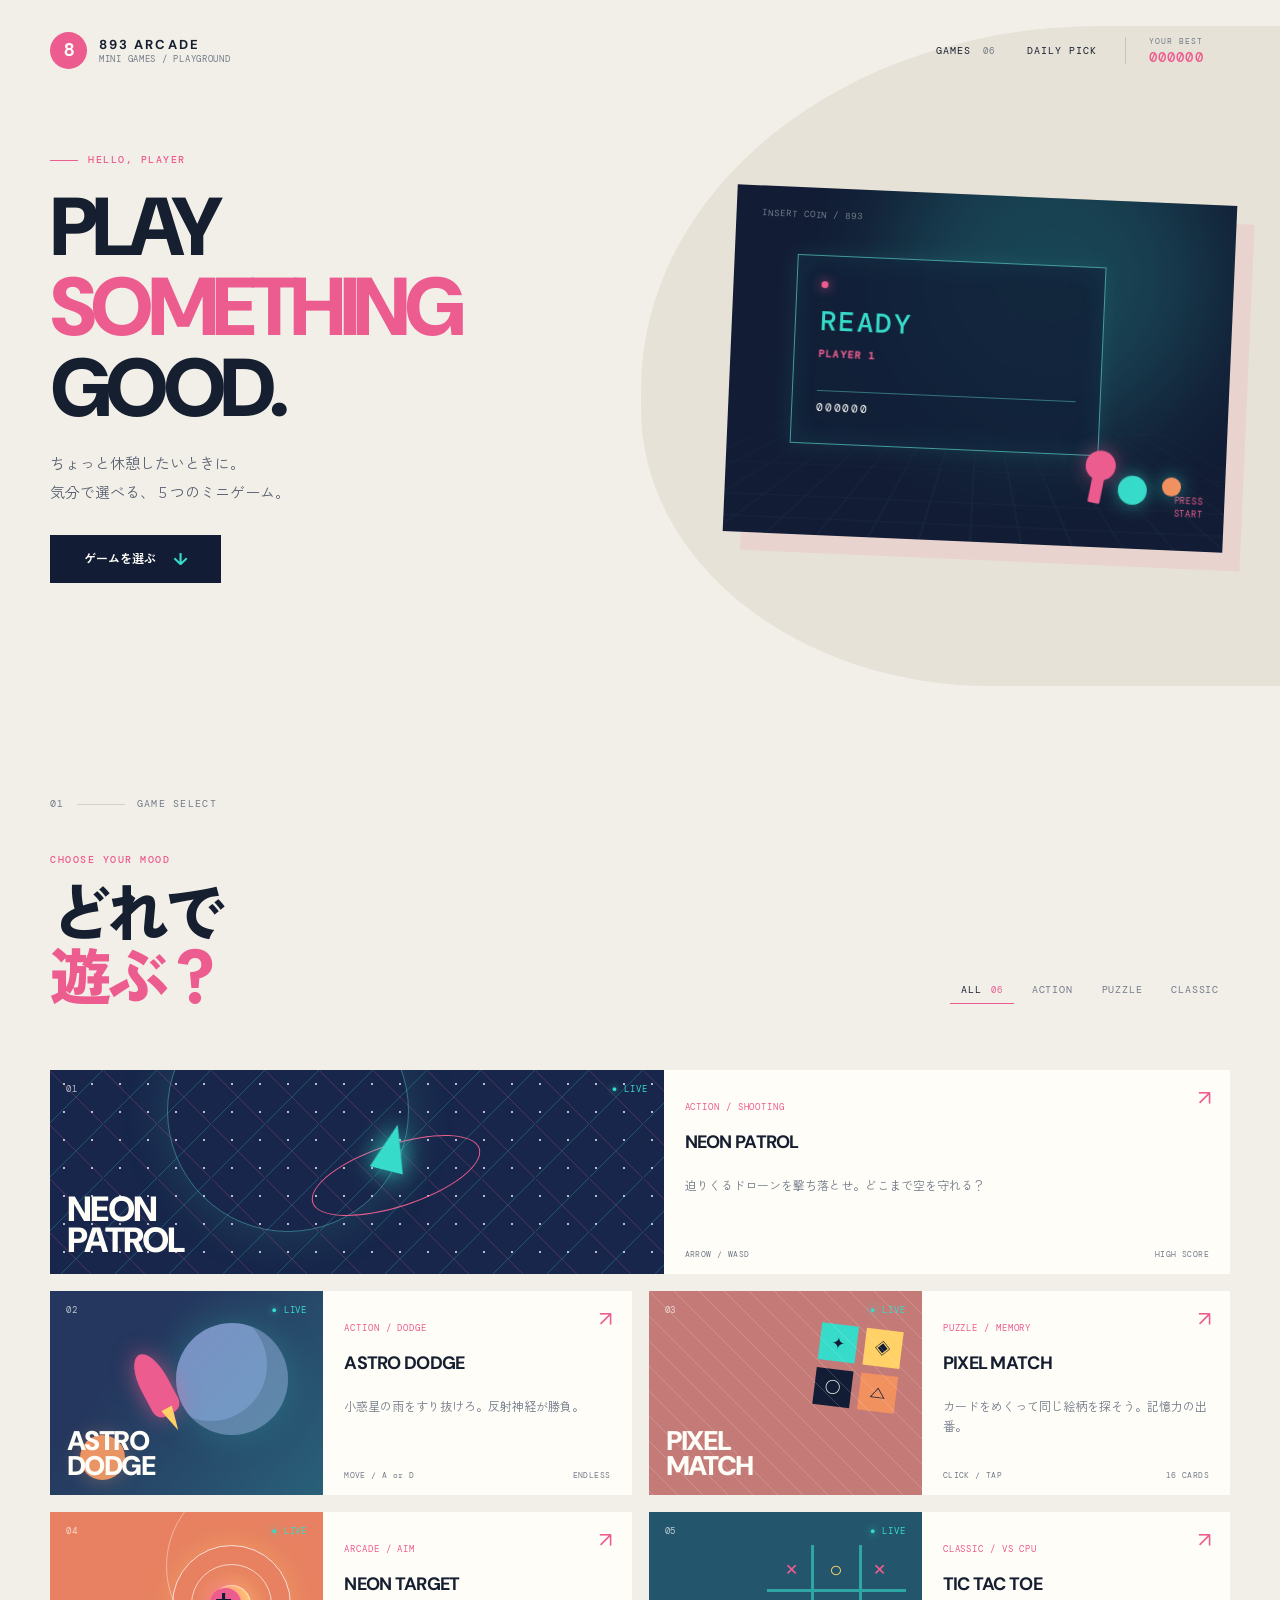
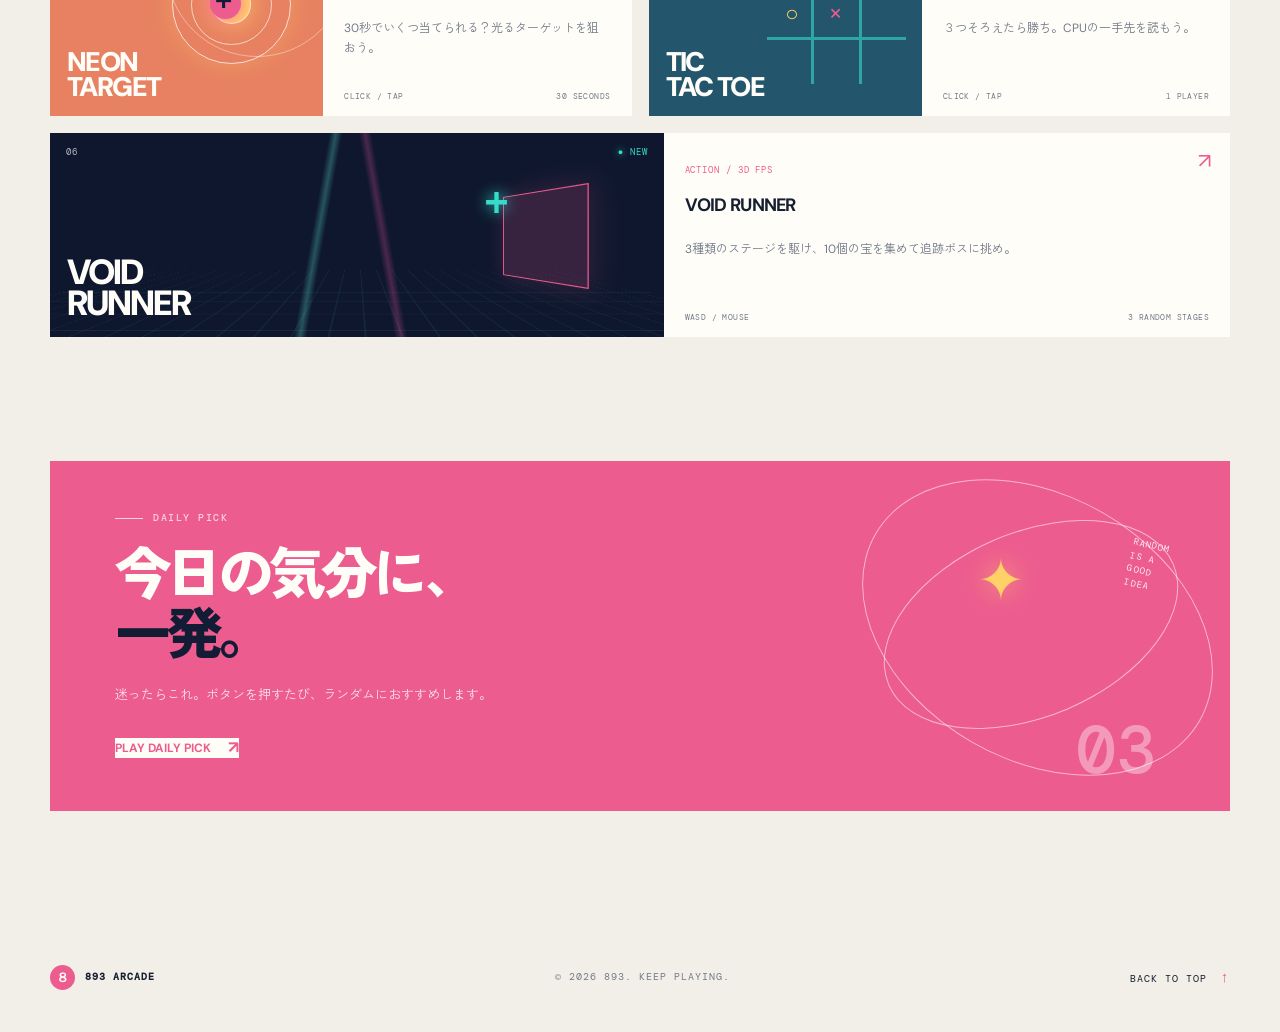
<file: index.html>
<!doctype html>
<html lang="ja">
  <head>
    <meta charset="UTF-8" />
    <meta name="viewport" content="width=device-width, initial-scale=1.0" />
    <meta name="description" content="８９３ ARCADE — すぐに遊べるミニゲームのゲームポータル。" />
    <title>893 ARCADE — Play Something Good</title>
    <link rel="stylesheet" href="portal.css" />
  </head>
  <body>
    <a class="skip-link" href="#games">ゲーム一覧へ移動</a>
    <div class="portal-shell">
      <header class="portal-header">
        <a class="portal-brand" href="#top" aria-label="893 ARCADE トップへ">
          <span class="brand-mark">８</span>
          <span class="brand-copy"><strong>893 ARCADE</strong><small>MINI GAMES / PLAYGROUND</small></span>
        </a>
        <nav class="portal-nav" aria-label="メインナビゲーション">
          <a href="#games">GAMES <span>06</span></a>
          <a href="#daily">DAILY PICK</a>
        </nav>
        <div class="header-score"><span>YOUR BEST</span><strong id="portalHighScore">000000</strong></div>
      </header>

      <main id="top">
        <section class="portal-hero">
          <div class="hero-copy">
            <p class="eyebrow"><span class="eyebrow-line"></span> HELLO, PLAYER</p>
            <h1>PLAY<br /><em>SOMETHING</em><br />GOOD.</h1>
            <p class="hero-lead">ちょっと休憩したいときに。<br />気分で選べる、５つのミニゲーム。</p>
            <a class="hero-button" href="#games">ゲームを選ぶ <span>↓</span></a>
          </div>
          <div class="hero-console" aria-hidden="true">
            <div class="console-glow"></div>
            <div class="console-grid"></div>
            <span class="console-label label-top">INSERT COIN / 893</span>
            <span class="console-label label-side">PRESS<br />START</span>
            <div class="console-screen"><span class="screen-dot"></span><span class="screen-title">READY<br /><b>PLAYER 1</b></span><span class="screen-line"></span><span class="screen-score">000000</span></div>
            <div class="console-controls"><span class="joystick"></span><span class="console-button"></span><span class="console-button small"></span></div>
          </div>
        </section>

        <section class="games-section" id="games" aria-labelledby="games-title">
          <div class="section-kicker"><span>01</span><i></i><span>GAME SELECT</span></div>
          <div class="section-heading-row">
            <div><p class="eyebrow">CHOOSE YOUR MOOD</p><h2 id="games-title">どれで<br /><em>遊ぶ？</em></h2></div>
            <div class="filter-bar" role="group" aria-label="ゲームのカテゴリで絞り込む">
              <button class="filter-button is-active" type="button" data-filter="all">ALL <span>06</span></button>
              <button class="filter-button" type="button" data-filter="action">ACTION</button>
              <button class="filter-button" type="button" data-filter="puzzle">PUZZLE</button>
              <button class="filter-button" type="button" data-filter="classic">CLASSIC</button>
            </div>
          </div>

          <div class="game-grid">
            <a class="game-card game-card-featured" data-category="action" href="game.html">
              <div class="game-thumb thumb-neon"><span class="thumb-number">01</span><span class="thumb-status">● LIVE</span><div class="thumb-stars"></div><div class="thumb-ship"></div><div class="thumb-orbit"></div><strong>NEON<br />PATROL</strong></div>
              <div class="card-copy"><div><span class="card-category">ACTION / SHOOTING</span><h3>NEON PATROL</h3></div><span class="card-arrow">↗</span><p>迫りくるドローンを撃ち落とせ。どこまで空を守れる？</p><div class="card-meta"><span>ARROW / WASD</span><span>HIGH SCORE</span></div></div>
            </a>
            <a class="game-card" data-category="action" href="dodge.html">
              <div class="game-thumb thumb-astro"><span class="thumb-number">02</span><span class="thumb-status">● LIVE</span><div class="thumb-planet planet-one"></div><div class="thumb-planet planet-two"></div><div class="thumb-rocket"></div><strong>ASTRO<br />DODGE</strong></div>
              <div class="card-copy"><div><span class="card-category">ACTION / DODGE</span><h3>ASTRO DODGE</h3></div><span class="card-arrow">↗</span><p>小惑星の雨をすり抜けろ。反射神経が勝負。</p><div class="card-meta"><span>MOVE / A or D</span><span>ENDLESS</span></div></div>
            </a>
            <a class="game-card" data-category="puzzle" href="memory.html">
              <div class="game-thumb thumb-memory"><span class="thumb-number">03</span><span class="thumb-status">● LIVE</span><div class="memory-symbols"><i>✦</i><i>◈</i><i>○</i><i>△</i></div><strong>PIXEL<br />MATCH</strong></div>
              <div class="card-copy"><div><span class="card-category">PUZZLE / MEMORY</span><h3>PIXEL MATCH</h3></div><span class="card-arrow">↗</span><p>カードをめくって同じ絵柄を探そう。記憶力の出番。</p><div class="card-meta"><span>CLICK / TAP</span><span>16 CARDS</span></div></div>
            </a>
            <a class="game-card" data-category="action" href="target.html">
              <div class="game-thumb thumb-target"><span class="thumb-number">04</span><span class="thumb-status">● LIVE</span><div class="target-halo"></div><div class="target-core"></div><div class="target-cross">+</div><strong>NEON<br />TARGET</strong></div>
              <div class="card-copy"><div><span class="card-category">ARCADE / AIM</span><h3>NEON TARGET</h3></div><span class="card-arrow">↗</span><p>30秒でいくつ当てられる？光るターゲットを狙おう。</p><div class="card-meta"><span>CLICK / TAP</span><span>30 SECONDS</span></div></div>
            </a>
            <a class="game-card" data-category="classic" href="tictactoe.html">
              <div class="game-thumb thumb-tic"><span class="thumb-number">05</span><span class="thumb-status">● LIVE</span><div class="tic-board"><i>×</i><i>○</i><i>×</i><i>○</i><i>×</i></div><strong>TIC<br />TAC TOE</strong></div>
              <div class="card-copy"><div><span class="card-category">CLASSIC / VS CPU</span><h3>TIC TAC TOE</h3></div><span class="card-arrow">↗</span><p>３つそろえたら勝ち。CPUの一手先を読もう。</p><div class="card-meta"><span>CLICK / TAP</span><span>1 PLAYER</span></div></div>
            </a>
            <a class="game-card game-card-featured game-card-fps" data-category="action" href="fps.html">
              <div class="game-thumb thumb-fps"><span class="thumb-number">06</span><span class="thumb-status">● NEW</span><div class="fps-grid"></div><div class="fps-cross">+</div><div class="fps-wall"></div><strong>VOID<br />RUNNER</strong></div>
              <div class="card-copy"><div><span class="card-category">ACTION / 3D FPS</span><h3>VOID RUNNER</h3></div><span class="card-arrow">↗</span><p>3種類のステージを駆け、10個の宝を集めて追跡ボスに挑め。</p><div class="card-meta"><span>WASD / MOUSE</span><span>3 RANDOM STAGES</span></div></div>
            </a>
          </div>
          <p class="empty-message" id="emptyMessage" hidden>このカテゴリのゲームは準備中です。</p>
        </section>

        <section class="daily-section" id="daily" aria-labelledby="daily-title">
          <div class="daily-copy"><p class="eyebrow"><span class="eyebrow-line"></span> DAILY PICK</p><h2 id="daily-title">今日の気分に、<br /><em>一発。</em></h2><p>迷ったらこれ。ボタンを押すたび、ランダムにおすすめします。</p><a class="daily-button" id="dailyButton" href="game.html">PLAY DAILY PICK <span>↗</span></a></div>
          <div class="daily-art" aria-hidden="true"><span class="daily-star">✦</span><span class="daily-ring ring-one"></span><span class="daily-ring ring-two"></span><span class="daily-number">03</span><span class="daily-caption">RANDOM<br />IS A<br />GOOD<br />IDEA</span></div>
        </section>
      </main>

      <footer class="portal-footer"><div class="footer-brand"><span class="brand-mark">８</span><span>893 ARCADE</span></div><p>© <span id="currentYear">2025</span> 893. KEEP PLAYING.</p><a href="#top">BACK TO TOP <span>↑</span></a></footer>
    </div>
    <script src="portal.js"></script>
  </body>
</html>
</file>
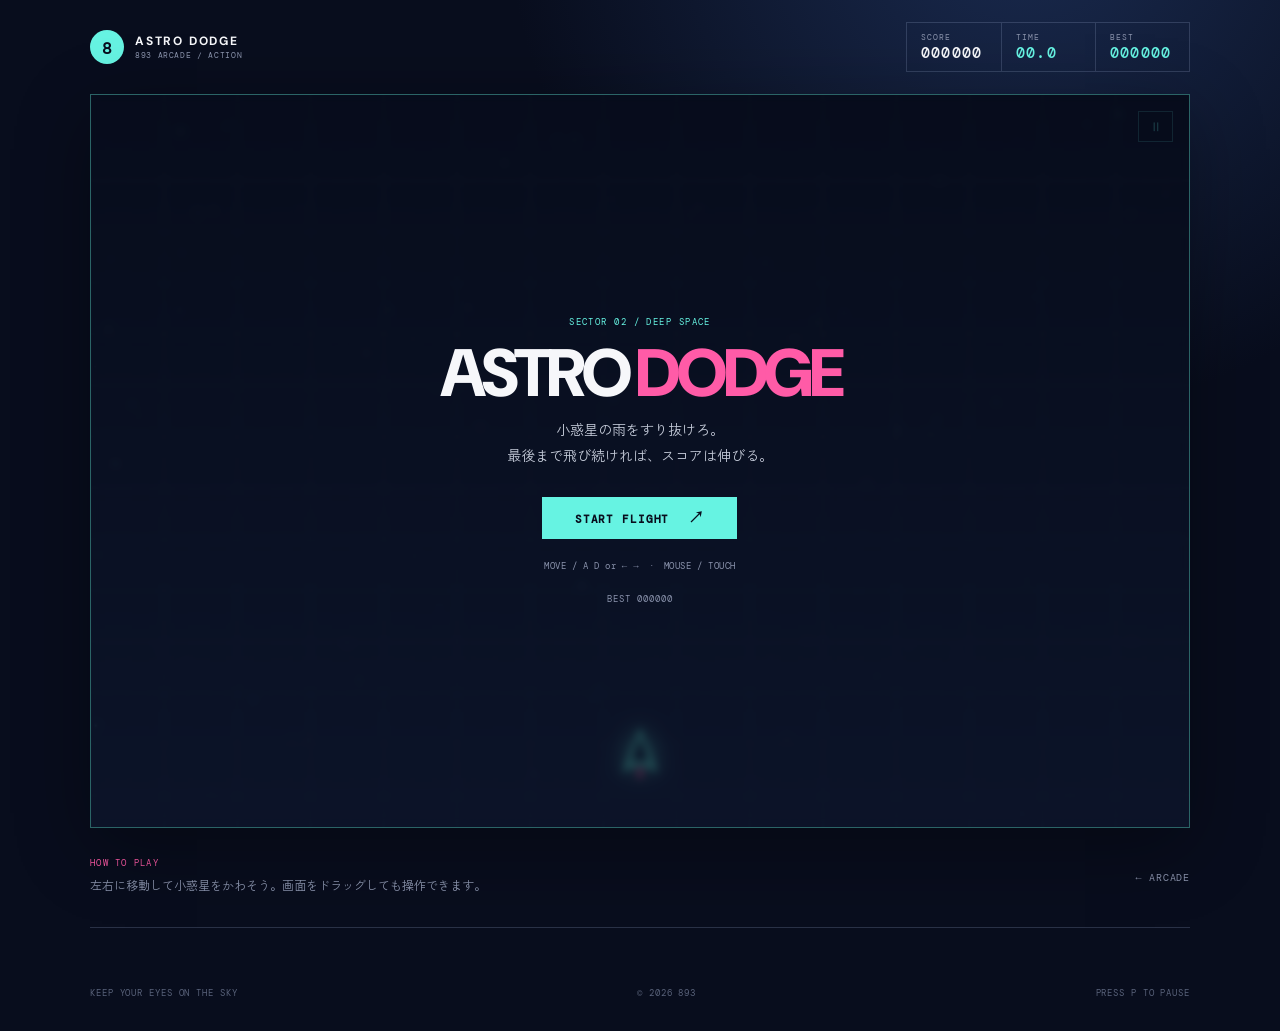
<file: dodge.html>
<!doctype html>
<html lang="ja">
  <head>
    <meta charset="UTF-8" />
    <meta name="viewport" content="width=device-width, initial-scale=1.0" />
    <meta name="description" content="ASTRO DODGE — 小惑星の雨をすり抜けるミニゲーム。" />
    <title>ASTRO DODGE — 893 ARCADE</title>
    <link rel="stylesheet" href="mini.css" />
  </head>
  <body>
    <div class="mini-shell">
      <header class="mini-header">
        <a class="mini-brand" href="index.html" aria-label="ゲーム一覧へ戻る"><span class="mini-brand-mark">８</span><span class="mini-brand-copy"><strong>ASTRO DODGE</strong><small>893 ARCADE / ACTION</small></span></a>
        <div class="mini-hud" aria-label="ゲーム情報"><div class="mini-stat"><span>SCORE</span><strong id="score">000000</strong></div><div class="mini-stat"><span>TIME</span><strong id="time">00.0</strong></div><div class="mini-stat"><span>BEST</span><strong id="best">000000</strong></div></div>
      </header>
      <main class="mini-main">
        <section class="mini-stage" aria-label="ASTRO DODGE ゲーム画面">
          <canvas id="gameCanvas" width="900" height="600">Canvasに対応したブラウザで遊べます。</canvas>
          <button class="pause-button" id="pauseButton" type="button" aria-label="ゲームを一時停止" disabled>Ⅱ</button>
          <div class="mini-overlay is-visible" id="overlay"><div class="mini-overlay-panel"><p class="mini-kicker" id="overlayKicker">SECTOR 02 / DEEP SPACE</p><h1 id="overlayTitle">ASTRO <em>DODGE</em></h1><p class="mini-overlay-copy" id="overlayCopy">小惑星の雨をすり抜けろ。<br />最後まで飛び続ければ、スコアは伸びる。</p><button class="mini-start" id="startButton" type="button">START FLIGHT <span>↗</span></button><p class="mini-help">MOVE / A D or ← →　·　MOUSE / TOUCH</p><p class="mini-best" id="overlayBest">BEST 000000</p></div></div>
        </section>
        <section class="mini-bottom"><div class="mini-instructions"><strong>HOW TO PLAY</strong><p>左右に移動して小惑星をかわそう。画面をドラッグしても操作できます。</p></div><a class="mini-back" href="index.html">← ARCADE</a></section>
      </main>
      <footer class="mini-footer"><span>KEEP YOUR EYES ON THE SKY</span><span>© <span id="currentYear">2025</span> 893</span><span>PRESS P TO PAUSE</span></footer>
    </div>
    <script src="dodge.js"></script>
  </body>
</html>
</file>
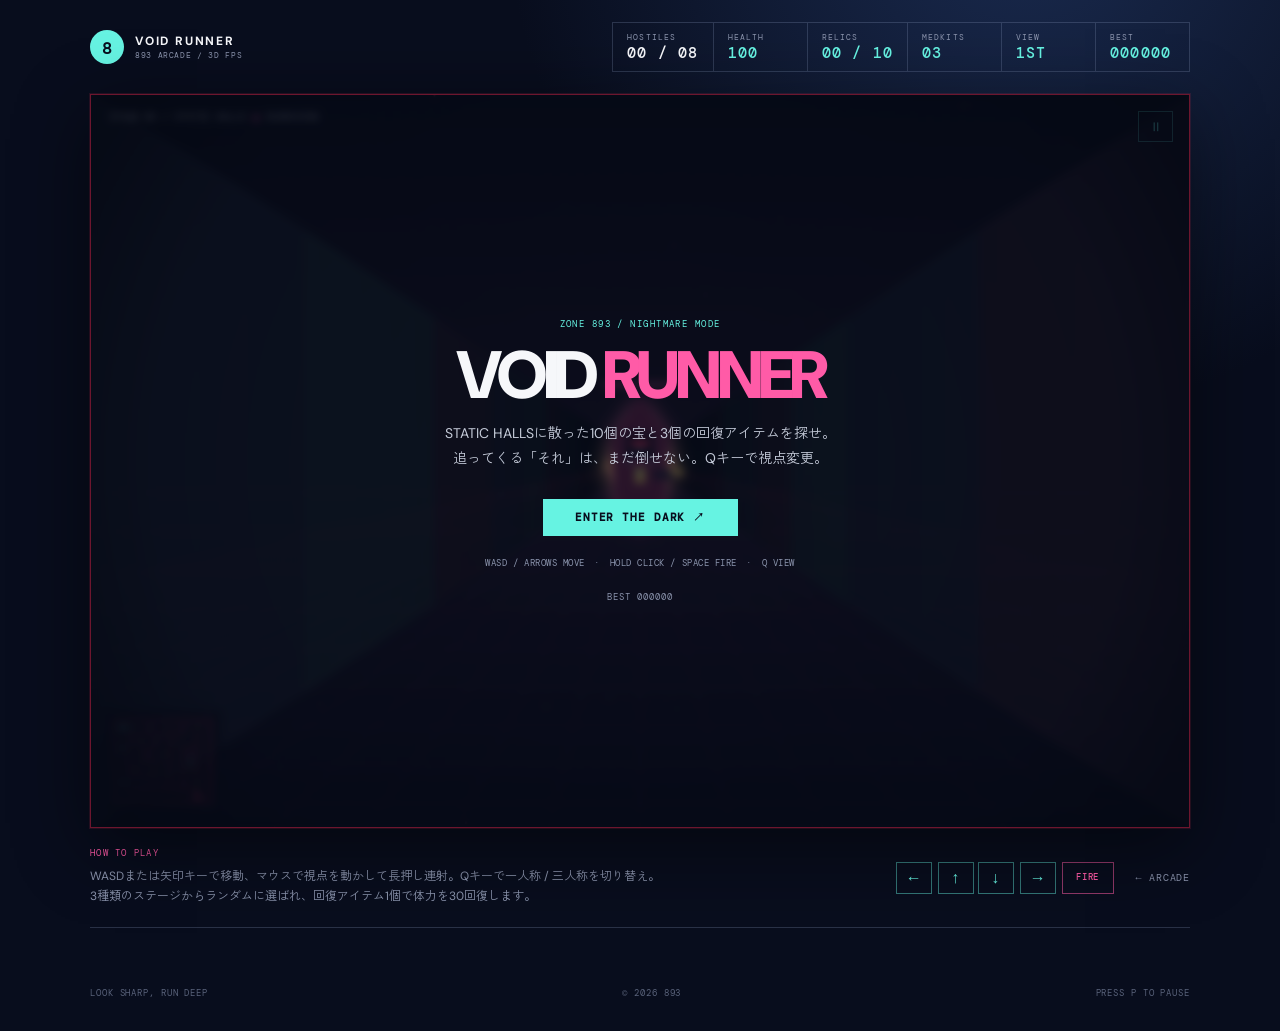
<file: fps.html>
<!doctype html>
<html lang="ja">
  <head>
    <meta charset="UTF-8" />
    <meta name="viewport" content="width=device-width, initial-scale=1.0" />
    <meta name="description" content="VOID RUNNER — 3種類のステージをランダムに駆け、宝を集めて不死身のボスに挑むホラー3D FPSゲーム。" />
    <title>VOID RUNNER — NIGHTMARE MODE</title>
    <link rel="stylesheet" href="mini.css" />
    <link rel="stylesheet" href="fps.css" />
  </head>
  <body>
    <div class="mini-shell fps-shell">
      <header class="mini-header">
        <a class="mini-brand" href="index.html" aria-label="ゲーム一覧へ戻る"><span class="mini-brand-mark">８</span><span class="mini-brand-copy"><strong>VOID RUNNER</strong><small>893 ARCADE / 3D FPS</small></span></a>
        <div class="mini-hud" aria-label="ゲーム情報"><div class="mini-stat"><span>HOSTILES</span><strong id="hostiles">00 / 08</strong></div><div class="mini-stat"><span>HEALTH</span><strong id="health">100</strong></div><div class="mini-stat"><span>RELICS</span><strong id="relics">00 / 10</strong></div><div class="mini-stat"><span>MEDKITS</span><strong id="medkits">03</strong></div><div class="mini-stat"><span>VIEW</span><strong id="viewMode">1ST</strong></div><div class="mini-stat"><span>BEST</span><strong id="best">000000</strong></div></div>
      </header>
      <main class="mini-main">
        <section class="mini-stage fps-stage" aria-label="VOID RUNNER 3D FPSゲーム画面">
          <canvas id="gameCanvas" width="960" height="640" tabindex="0">Canvasに対応したブラウザで遊べます。</canvas>
          <div class="fps-reticle" aria-hidden="true"><i></i><i></i><i></i><i></i><b></b></div>
          <div class="fps-location" aria-label="ステージ情報"><span id="stageLabel">STAGE 01 / CRIMSON MAZE</span><i></i><span id="missionStatus">SEARCHING</span></div>
          <button class="pause-button" id="pauseButton" type="button" aria-label="ゲームを一時停止" disabled>Ⅱ</button>
          <div class="mini-overlay is-visible" id="overlay"><div class="mini-overlay-panel"><p class="mini-kicker" id="overlayKicker">ZONE 893 / NIGHTMARE MODE</p><h1 id="overlayTitle">VOID <em>RUNNER</em></h1><p class="mini-overlay-copy" id="overlayCopy">暗い迷路に散った10個の宝を集めろ。<br />追ってくる「それ」は、まだ倒せない。</p><button class="mini-start" id="startButton" type="button">ENTER THE DARK <span>↗</span></button><p class="mini-help">WASD / ARROWS MOVE　·　HOLD CLICK / SPACE FIRE　·　Q VIEW</p><p class="mini-best" id="overlayBest">BEST 000000</p></div></div>
        </section>
        <section class="mini-bottom fps-bottom"><div class="mini-instructions"><strong>HOW TO PLAY</strong><p>WASDまたは矢印キーで移動、マウスで視点を動かして長押し連射。Qキーで一人称 / 三人称を切り替え。<br />3種類のステージからランダムに選ばれ、回復アイテム1個で体力を30回復します。</p></div><div class="fps-touch-controls" aria-label="タッチ操作"><button class="fps-control" data-control="left" type="button" aria-label="左へ移動">←</button><button class="fps-control" data-control="forward" type="button" aria-label="前へ移動">↑</button><button class="fps-control" data-control="back" type="button" aria-label="後ろへ移動">↓</button><button class="fps-control" data-control="right" type="button" aria-label="右へ移動">→</button><button class="fps-control fps-fire" data-control="fire" type="button" aria-label="連射">FIRE</button></div><a class="mini-back" href="index.html">← ARCADE</a></section>
      </main>
      <footer class="mini-footer"><span>LOOK SHARP, RUN DEEP</span><span>© <span id="currentYear">2025</span> 893</span><span>PRESS P TO PAUSE</span></footer>
    </div>
    <script src="fps.js"></script>
  </body>
</html>
</file>
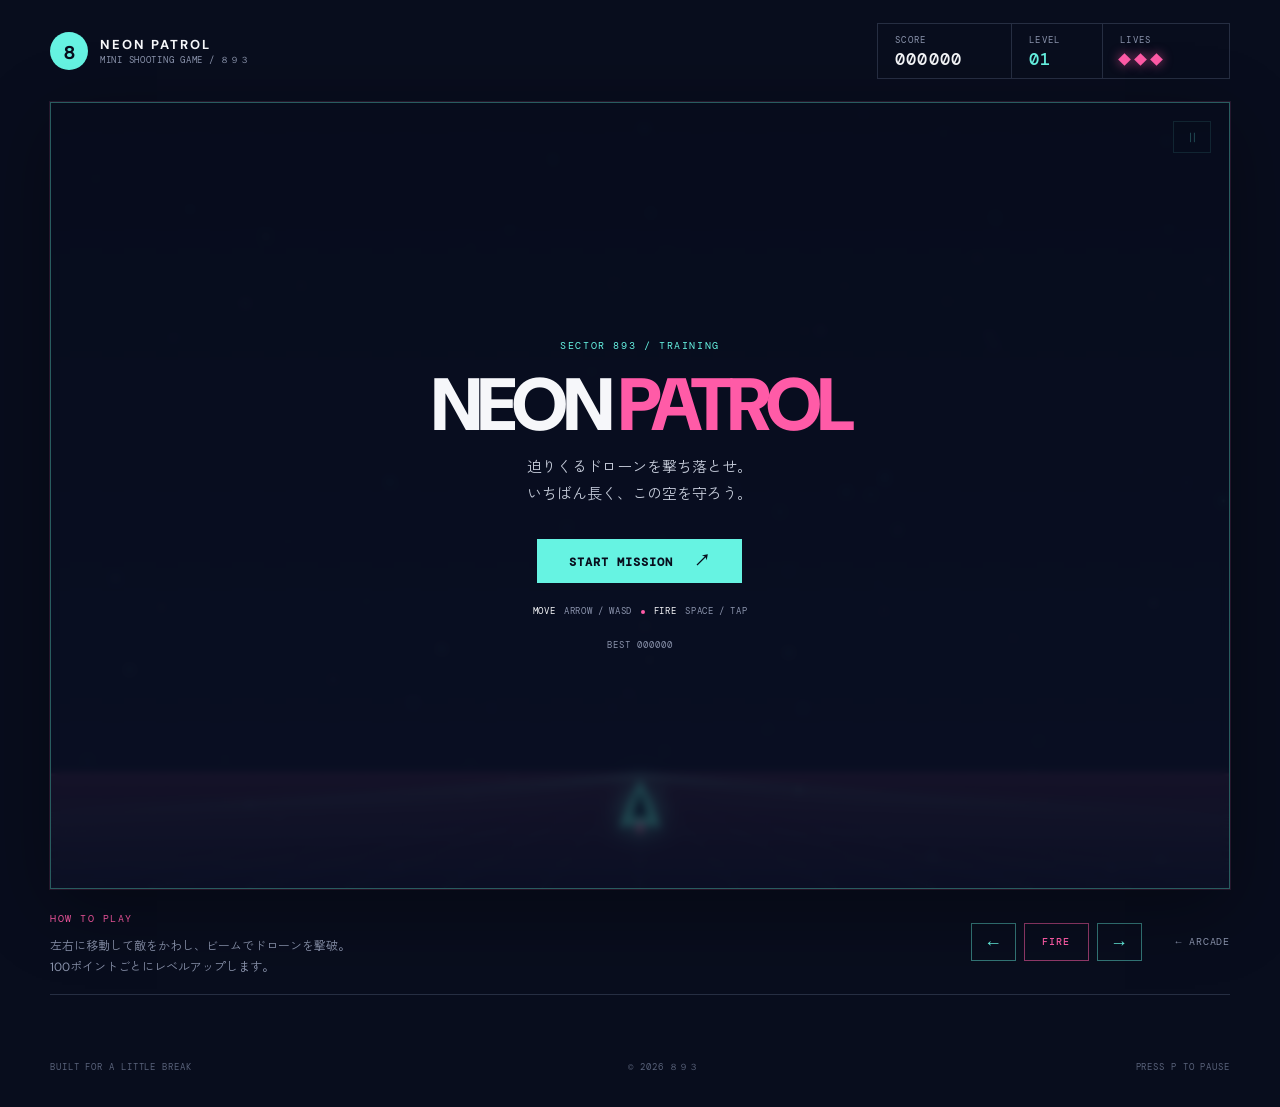
<file: game.html>
<!doctype html>
<html lang="ja">
  <head>
    <meta charset="UTF-8" />
    <meta name="viewport" content="width=device-width, initial-scale=1.0" />
    <meta name="description" content="NEON PATROL — ８９３のミニシューティングゲーム。" />
    <title>NEON PATROL — Mini Game</title>
    <link rel="stylesheet" href="game.css" />
  </head>
  <body>
    <div class="game-shell">
      <header class="game-header">
        <a class="game-brand" href="index.html" aria-label="ゲーム一覧へ戻る">
          <span class="game-brand-mark">８</span>
          <span class="game-brand-copy"><strong>NEON PATROL</strong><small>MINI SHOOTING GAME / ８９３</small></span>
        </a>
        <div class="hud" aria-label="ゲーム情報">
          <div class="hud-item hud-score"><span>SCORE</span><strong id="score">000000</strong></div>
          <div class="hud-item"><span>LEVEL</span><strong id="level">01</strong></div>
          <div class="hud-item hud-lives-item"><span>LIVES</span><div id="lives" class="lives" aria-label="残りライフ 3"></div></div>
        </div>
      </header>

      <main class="game-main">
        <section class="game-stage" aria-label="NEON PATROL ゲーム画面">
          <canvas id="gameCanvas" width="960" height="640">Canvasに対応したブラウザで遊べます。</canvas>
          <button class="pause-button" id="pauseButton" type="button" aria-label="ゲームを一時停止" disabled>Ⅱ</button>
          <div class="game-overlay is-visible" id="gameOverlay">
            <div class="overlay-panel">
              <p class="overlay-kicker" id="overlayKicker">SECTOR 893 / TRAINING</p>
              <h1 id="overlayTitle">NEON <span>PATROL</span></h1>
              <p id="overlayText">迫りくるドローンを撃ち落とせ。<br />いちばん長く、この空を守ろう。</p>
              <button class="start-button" id="startButton" type="button">START MISSION <span>↗</span></button>
              <div class="overlay-help"><span>MOVE</span> ARROW / WASD <i></i><span>FIRE</span> SPACE / TAP</div>
              <p class="overlay-best" id="overlayBest">BEST 000000</p>
            </div>
          </div>
        </section>

        <section class="game-controls" aria-label="操作方法">
          <div class="controls-copy"><span class="controls-label">HOW TO PLAY</span><p>左右に移動して敵をかわし、ビームでドローンを撃破。<br />100ポイントごとにレベルアップします。</p></div>
          <div class="touch-controls" aria-label="タッチ操作">
            <button class="control-button" data-control="left" type="button" aria-label="左へ移動">←</button>
            <button class="control-button control-fire" data-control="fire" type="button" aria-label="ビームを発射">FIRE</button>
            <button class="control-button" data-control="right" type="button" aria-label="右へ移動">→</button>
          </div>
          <a class="back-link" href="index.html">← ARCADE</a>
        </section>
      </main>

      <footer class="game-footer"><span>BUILT FOR A LITTLE BREAK</span><span>© <span id="currentYear">2025</span> ８９３</span><span>PRESS P TO PAUSE</span></footer>
    </div>
    <script src="game.js"></script>
  </body>
</html>
</file>
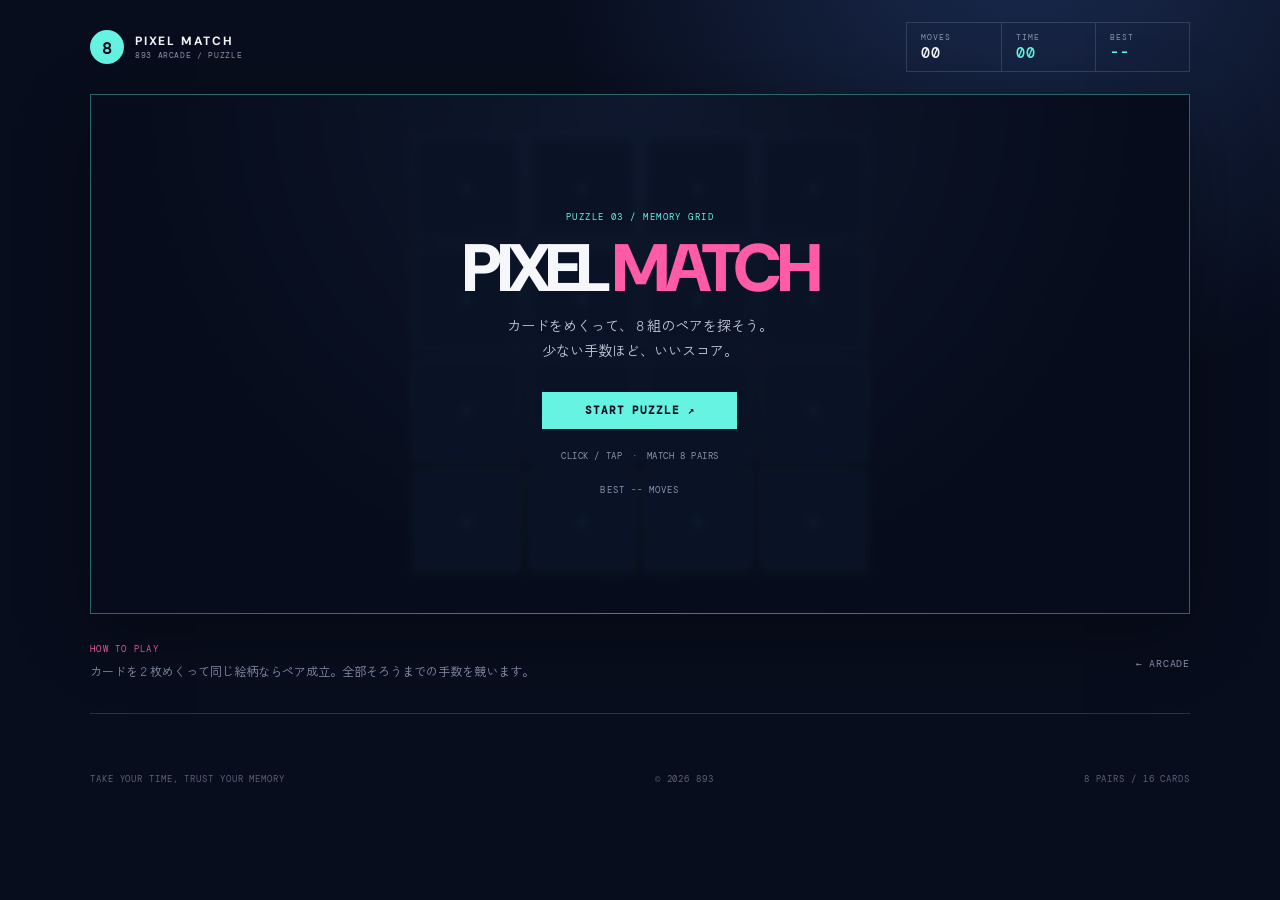
<file: memory.html>
<!doctype html>
<html lang="ja">
  <head>
    <meta charset="UTF-8" />
    <meta name="viewport" content="width=device-width, initial-scale=1.0" />
    <meta name="description" content="PIXEL MATCH — 絵柄をそろえる記憶力ゲーム。" />
    <title>PIXEL MATCH — 893 ARCADE</title>
    <link rel="stylesheet" href="mini.css" />
  </head>
  <body>
    <div class="mini-shell">
      <header class="mini-header">
        <a class="mini-brand" href="index.html" aria-label="ゲーム一覧へ戻る"><span class="mini-brand-mark">８</span><span class="mini-brand-copy"><strong>PIXEL MATCH</strong><small>893 ARCADE / PUZZLE</small></span></a>
        <div class="mini-hud" aria-label="ゲーム情報"><div class="mini-stat"><span>MOVES</span><strong id="moves">00</strong></div><div class="mini-stat"><span>TIME</span><strong id="time">00</strong></div><div class="mini-stat"><span>BEST</span><strong id="best">--</strong></div></div>
      </header>
      <main class="mini-main">
        <section class="mini-stage memory-stage" aria-label="PIXEL MATCH ゲーム画面">
          <div class="memory-grid" id="memoryGrid" aria-label="記憶カード"></div>
          <div class="mini-overlay is-visible" id="overlay"><div class="mini-overlay-panel"><p class="mini-kicker" id="overlayKicker">PUZZLE 03 / MEMORY GRID</p><h1 id="overlayTitle">PIXEL <em>MATCH</em></h1><p class="mini-overlay-copy" id="overlayCopy">カードをめくって、８組のペアを探そう。<br />少ない手数ほど、いいスコア。</p><button class="mini-start" id="startButton" type="button">START PUZZLE <span>↗</span></button><p class="mini-help">CLICK / TAP　·　MATCH 8 PAIRS</p><p class="mini-best" id="overlayBest">BEST -- MOVES</p></div></div>
        </section>
        <section class="mini-bottom"><div class="mini-instructions"><strong>HOW TO PLAY</strong><p>カードを２枚めくって同じ絵柄ならペア成立。全部そろうまでの手数を競います。</p></div><a class="mini-back" href="index.html">← ARCADE</a></section>
      </main>
      <footer class="mini-footer"><span>TAKE YOUR TIME, TRUST YOUR MEMORY</span><span>© <span id="currentYear">2025</span> 893</span><span>8 PAIRS / 16 CARDS</span></footer>
    </div>
    <script src="memory.js"></script>
  </body>
</html>
</file>
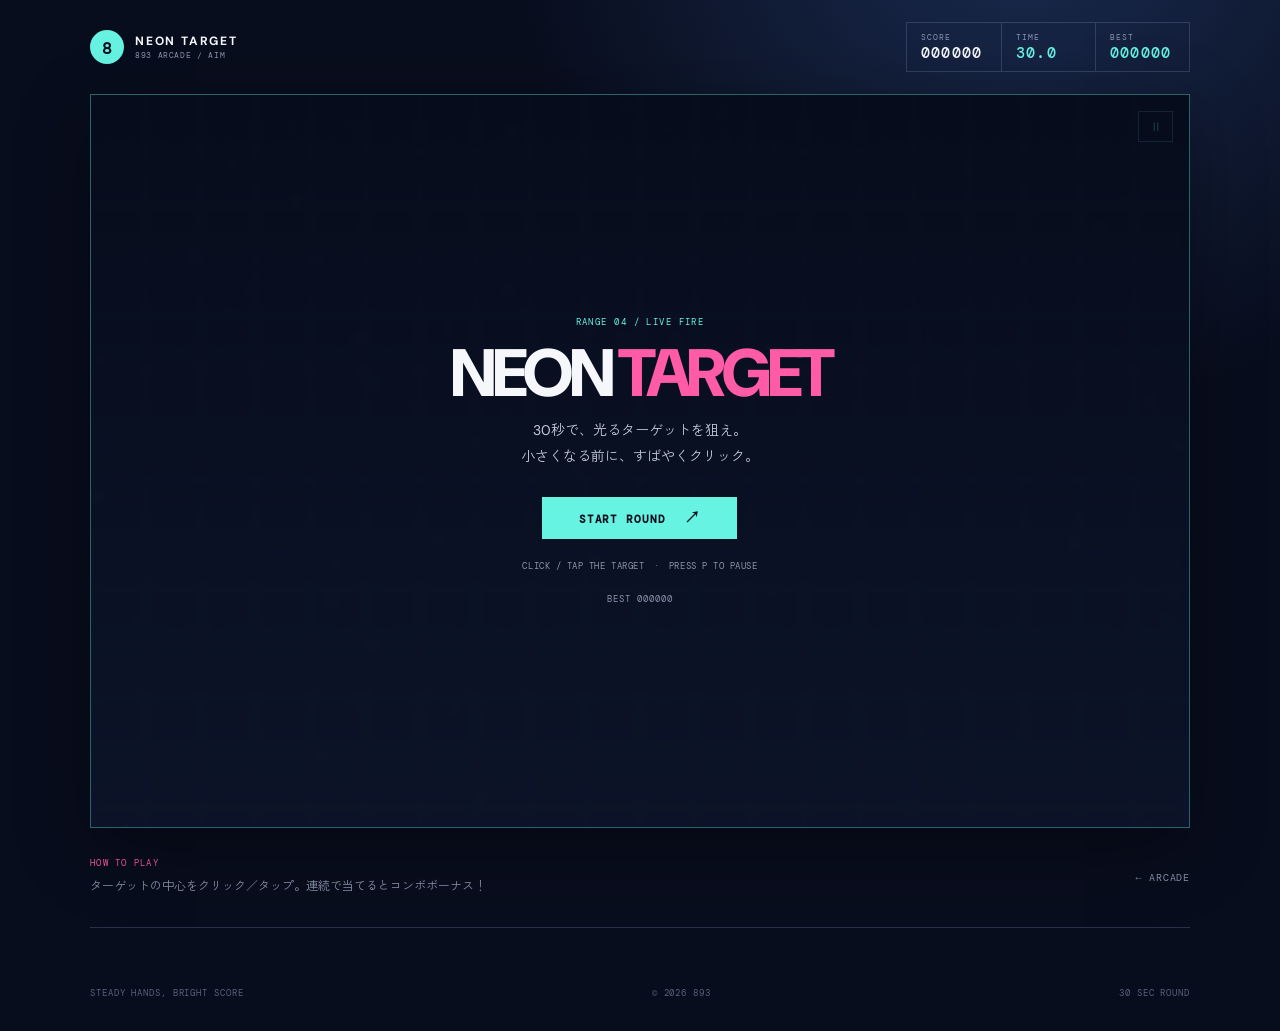
<file: target.html>
<!doctype html>
<html lang="ja">
  <head>
    <meta charset="UTF-8" />
    <meta name="viewport" content="width=device-width, initial-scale=1.0" />
    <meta name="description" content="NEON TARGET — 30秒で光るターゲットを狙うミニゲーム。" />
    <title>NEON TARGET — 893 ARCADE</title>
    <link rel="stylesheet" href="mini.css" />
  </head>
  <body>
    <div class="mini-shell">
      <header class="mini-header">
        <a class="mini-brand" href="index.html" aria-label="ゲーム一覧へ戻る"><span class="mini-brand-mark">８</span><span class="mini-brand-copy"><strong>NEON TARGET</strong><small>893 ARCADE / AIM</small></span></a>
        <div class="mini-hud" aria-label="ゲーム情報"><div class="mini-stat"><span>SCORE</span><strong id="score">000000</strong></div><div class="mini-stat"><span>TIME</span><strong id="time">30.0</strong></div><div class="mini-stat"><span>BEST</span><strong id="best">000000</strong></div></div>
      </header>
      <main class="mini-main">
        <section class="mini-stage" aria-label="NEON TARGET ゲーム画面">
          <canvas id="gameCanvas" width="900" height="600">Canvasに対応したブラウザで遊べます。</canvas>
          <button class="pause-button" id="pauseButton" type="button" aria-label="ゲームを一時停止" disabled>Ⅱ</button>
          <div class="mini-overlay is-visible" id="overlay"><div class="mini-overlay-panel"><p class="mini-kicker" id="overlayKicker">RANGE 04 / LIVE FIRE</p><h1 id="overlayTitle">NEON <em>TARGET</em></h1><p class="mini-overlay-copy" id="overlayCopy">30秒で、光るターゲットを狙え。<br />小さくなる前に、すばやくクリック。</p><button class="mini-start" id="startButton" type="button">START ROUND <span>↗</span></button><p class="mini-help">CLICK / TAP THE TARGET　·　PRESS P TO PAUSE</p><p class="mini-best" id="overlayBest">BEST 000000</p></div></div>
        </section>
        <section class="mini-bottom"><div class="mini-instructions"><strong>HOW TO PLAY</strong><p>ターゲットの中心をクリック／タップ。連続で当てるとコンボボーナス！</p></div><a class="mini-back" href="index.html">← ARCADE</a></section>
      </main>
      <footer class="mini-footer"><span>STEADY HANDS, BRIGHT SCORE</span><span>© <span id="currentYear">2025</span> 893</span><span>30 SEC ROUND</span></footer>
    </div>
    <script src="target.js"></script>
  </body>
</html>
</file>
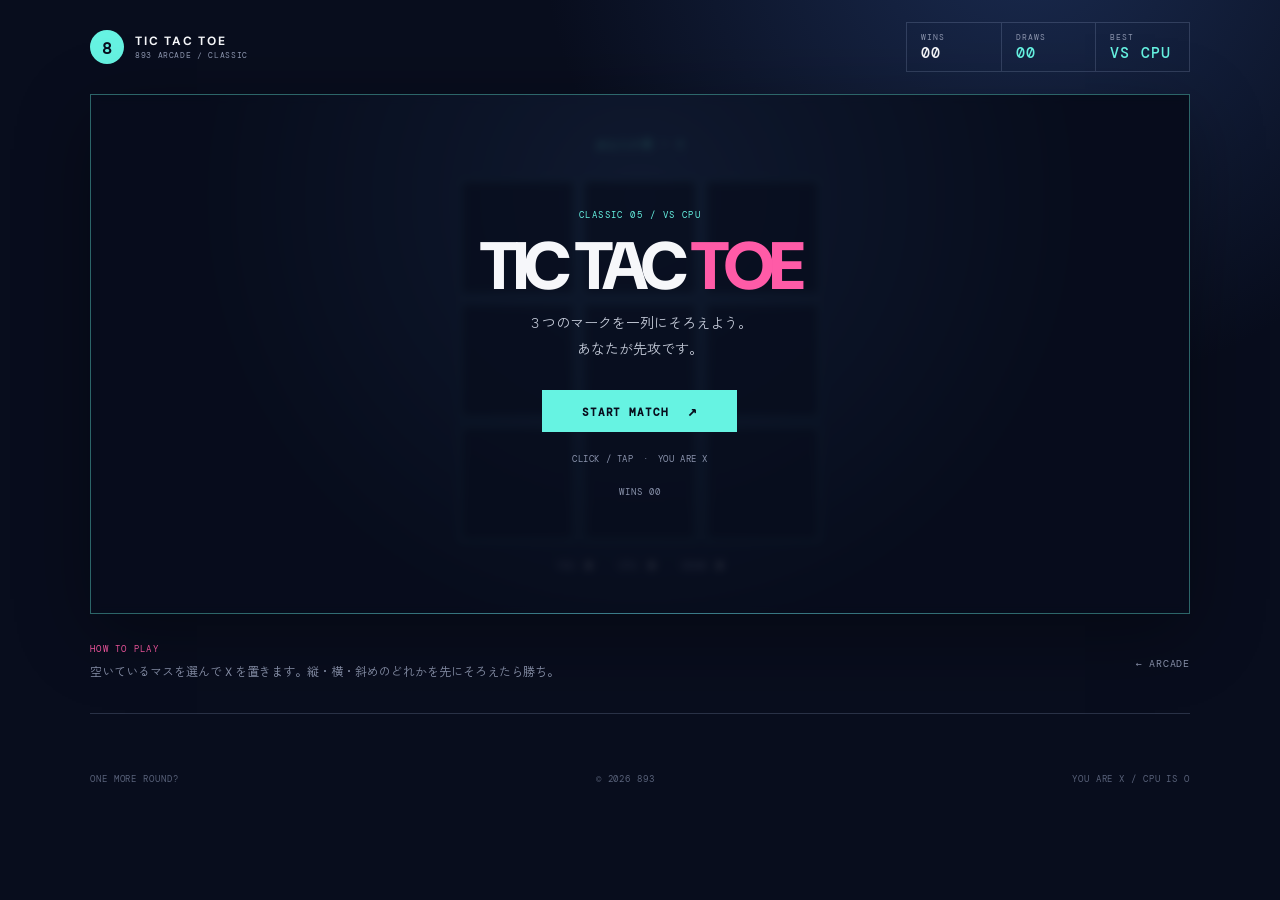
<file: tictactoe.html>
<!doctype html>
<html lang="ja">
  <head>
    <meta charset="UTF-8" />
    <meta name="viewport" content="width=device-width, initial-scale=1.0" />
    <meta name="description" content="TIC TAC TOE — CPUと対戦する三目並べ。" />
    <title>TIC TAC TOE — 893 ARCADE</title>
    <link rel="stylesheet" href="mini.css" />
  </head>
  <body>
    <div class="mini-shell">
      <header class="mini-header">
        <a class="mini-brand" href="index.html" aria-label="ゲーム一覧へ戻る"><span class="mini-brand-mark">８</span><span class="mini-brand-copy"><strong>TIC TAC TOE</strong><small>893 ARCADE / CLASSIC</small></span></a>
        <div class="mini-hud" aria-label="ゲーム情報"><div class="mini-stat"><span>WINS</span><strong id="wins">00</strong></div><div class="mini-stat"><span>DRAWS</span><strong id="draws">00</strong></div><div class="mini-stat"><span>BEST</span><strong>VS CPU</strong></div></div>
      </header>
      <main class="mini-main">
        <section class="mini-stage tic-stage" aria-label="TIC TAC TOE ゲーム画面">
          <div class="tic-wrap"><p class="tic-message" id="message" role="status" aria-live="polite">あなたの番 — X</p><div class="tic-board-ui" id="ticBoard" role="grid" aria-label="三目並べの盤面"></div><div class="tic-scoreline"><span>YOU <strong id="winsInline">0</strong></span><span>CPU <strong id="losses">0</strong></span><span>DRAW <strong id="drawsInline">0</strong></span></div></div>
          <div class="mini-overlay is-visible" id="overlay"><div class="mini-overlay-panel"><p class="mini-kicker" id="overlayKicker">CLASSIC 05 / VS CPU</p><h1 id="overlayTitle">TIC TAC <em>TOE</em></h1><p class="mini-overlay-copy" id="overlayCopy">３つのマークを一列にそろえよう。<br />あなたが先攻です。</p><button class="mini-start" id="startButton" type="button">START MATCH <span>↗</span></button><p class="mini-help">CLICK / TAP　·　YOU ARE X</p><p class="mini-best" id="overlayBest">WINS 00</p></div></div>
        </section>
        <section class="mini-bottom"><div class="mini-instructions"><strong>HOW TO PLAY</strong><p>空いているマスを選んで X を置きます。縦・横・斜めのどれかを先にそろえたら勝ち。</p></div><a class="mini-back" href="index.html">← ARCADE</a></section>
      </main>
      <footer class="mini-footer"><span>ONE MORE ROUND?</span><span>© <span id="currentYear">2025</span> 893</span><span>YOU ARE X / CPU IS O</span></footer>
    </div>
    <script src="tictactoe.js"></script>
  </body>
</html>
</file>
<file: portal.css>
@import url('https://fonts.googleapis.com/css2?family=DM+Mono:wght@400;500&family=DM+Sans:wght@400;500;700;900&family=Zen+Kaku+Gothic+New:wght@400;500;700;900&display=swap');

:root {
  --ink: #161f30;
  --muted: #737b89;
  --paper: #f2efe8;
  --paper-deep: #e7e2d7;
  --white: #fffdf8;
  --cyan: #36dbc9;
  --cyan-deep: #1b9c9e;
  --pink: #ed5c8f;
  --orange: #f29160;
  --night: #121d35;
  --line: rgba(22, 31, 48, .15);
  --mono: 'DM Mono', 'SFMono-Regular', Consolas, monospace;
  --sans: 'DM Sans', 'Zen Kaku Gothic New', sans-serif;
}

* { box-sizing: border-box; }
html { scroll-behavior: smooth; }
body { margin: 0; overflow-x: hidden; color: var(--ink); background: var(--paper); font-family: var(--sans); line-height: 1.7; }
a { color: inherit; text-decoration: none; }
button { color: inherit; font: inherit; }
.skip-link { position: fixed; z-index: 20; top: 12px; left: 12px; padding: 8px 14px; color: var(--white); background: var(--night); border-radius: 4px; transform: translateY(-140%); transition: transform .2s ease; }
.skip-link:focus { transform: translateY(0); }
.portal-shell { width: min(1180px, calc(100% - 96px)); margin: 0 auto; }
.portal-header { height: 101px; display: flex; align-items: center; justify-content: space-between; gap: 28px; }
.portal-brand { display: inline-flex; align-items: center; gap: 12px; }
.brand-mark { width: 37px; height: 37px; display: grid; place-items: center; color: var(--white); background: var(--pink); border-radius: 50%; font-size: 18px; font-weight: 900; }
.brand-copy { display: grid; gap: 4px; line-height: 1; }
.brand-copy strong { font-size: 13px; letter-spacing: .16em; }
.brand-copy small { color: var(--muted); font: 9px/1 var(--mono); letter-spacing: .08em; }
.portal-nav { display: flex; align-items: center; gap: 32px; margin-left: auto; }
.portal-nav a, .header-score, .portal-footer { font: 10px/1 var(--mono); letter-spacing: .1em; }
.portal-nav a { transition: color .2s ease; }
.portal-nav a:hover { color: var(--pink); }
.portal-nav span { margin-left: 5px; color: var(--muted); font-size: 9px; }
.header-score { min-width: 105px; padding-left: 23px; display: grid; gap: 5px; border-left: 1px solid var(--line); }
.header-score span { color: var(--muted); font-size: 8px; }
.header-score strong { color: var(--pink); font-size: 14px; font-weight: 500; letter-spacing: .08em; }

.portal-hero { min-height: 529px; display: grid; grid-template-columns: .92fr 1.08fr; align-items: center; position: relative; padding: 53px 0 99px; }
.portal-hero::before { content: ''; position: absolute; z-index: -1; top: -75px; right: -19vw; width: 65vw; height: 660px; background: var(--paper-deep); border-radius: 55% 0 0 42%; }
.eyebrow { display: flex; align-items: center; gap: 10px; margin: 0 0 21px; color: var(--pink); font: 500 10px/1.2 var(--mono); letter-spacing: .15em; }
.eyebrow-line { width: 28px; height: 1px; display: inline-block; background: currentColor; }
h1, h2, h3, p { margin-top: 0; }
h1, h2 { font-weight: 900; letter-spacing: -.08em; }
.hero-copy h1 { margin-bottom: 22px; font-size: clamp(52px, 7.1vw, 82px); line-height: .98; }
h1 em, h2 em { color: var(--pink); font-style: normal; }
.hero-lead { margin-bottom: 28px; color: #596170; font-size: 15px; line-height: 1.9; }
.hero-button, .daily-button { display: inline-flex; align-items: center; justify-content: center; gap: 17px; color: var(--white); background: var(--night); font-size: 12px; font-weight: 700; transition: transform .2s, box-shadow .2s; }
.hero-button { min-width: 171px; padding: 14px 20px; }
.hero-button:hover, .daily-button:hover { transform: translateY(-3px); box-shadow: 0 10px 20px rgba(18,29,53,.15); }
.hero-button span, .daily-button span { color: var(--cyan); font-size: 17px; line-height: 1; }
.hero-console { width: min(500px, 100%); height: 347px; justify-self: end; position: relative; overflow: hidden; background: var(--night); box-shadow: 18px 18px 0 rgba(237,92,143,.11); transform: rotate(2.5deg); }
.console-glow { position: absolute; width: 320px; height: 320px; top: -82px; right: 23px; border-radius: 50%; background: var(--cyan); opacity: .2; filter: blur(50px); }
.console-grid { position: absolute; inset: 0; opacity: .3; background-image: linear-gradient(rgba(102,243,226,.12) 1px, transparent 1px), linear-gradient(90deg, rgba(102,243,226,.12) 1px, transparent 1px); background-size: 31px 31px; transform: perspective(300px) rotateX(55deg) scale(1.65) translateY(49px); transform-origin: bottom center; }
.console-label { position: absolute; color: var(--muted); font: 9px/1.45 var(--mono); letter-spacing: .1em; }
.label-top { top: 21px; left: 26px; }.label-side { right: 21px; bottom: 30px; color: var(--pink); text-align: right; }
.console-screen { position: absolute; top: 67px; left: 63px; width: 309px; height: 189px; padding: 25px 24px; border: 1px solid rgba(102,243,226,.58); background: rgba(17,31,56,.82); box-shadow: inset 0 0 27px rgba(54,219,201,.09), 0 0 18px rgba(54,219,201,.1); }
.screen-dot { width: 7px; height: 7px; display: block; background: var(--pink); border-radius: 50%; box-shadow: 0 0 12px var(--pink); }
.screen-title { display: block; margin-top: 19px; color: var(--cyan); font: 500 28px/.98 var(--mono); letter-spacing: .05em; }
.screen-title b { color: var(--pink); font-size: 10px; letter-spacing: .12em; }
.screen-line { width: 100%; height: 1px; display: block; margin-top: 28px; background: rgba(102,243,226,.4); }
.screen-score { display: block; margin-top: 11px; color: var(--white); font: 11px/1 var(--mono); letter-spacing: .16em; }
.console-controls { position: absolute; right: 44px; bottom: 44px; display: flex; align-items: flex-end; gap: 15px; }
.joystick { width: 12px; height: 39px; display: block; position: relative; border-radius: 8px 8px 2px 2px; background: var(--pink); transform: rotate(9deg); }
.joystick::before { content: ''; position: absolute; width: 30px; height: 30px; top: -14px; left: -9px; border-radius: 50%; background: var(--pink); box-shadow: 0 0 18px rgba(237,92,143,.5); }
.console-button { width: 29px; height: 29px; display: block; border-radius: 50%; background: var(--cyan); box-shadow: 0 0 17px rgba(54,219,201,.55); }.console-button.small { width: 19px; height: 19px; margin-bottom: 10px; background: var(--orange); }

.games-section { padding: 117px 0 124px; }
.section-kicker { display: flex; align-items: center; gap: 12px; color: var(--muted); font: 10px/1 var(--mono); letter-spacing: .13em; }.section-kicker i { width: 48px; height: 1px; display: inline-block; background: var(--line); }
.section-heading-row { display: flex; align-items: flex-end; justify-content: space-between; margin-top: 45px; }.section-heading-row .eyebrow { margin-bottom: 17px; }.section-heading-row h2 { margin-bottom: 0; font-size: clamp(43px, 5vw, 62px); line-height: 1.03; }
.filter-bar { display: flex; align-items: center; gap: 7px; margin-bottom: 7px; }.filter-button { padding: 8px 11px; color: var(--muted); border: 0; border-bottom: 1px solid transparent; background: transparent; cursor: pointer; font: 10px/1 var(--mono); letter-spacing: .08em; transition: color .2s, border-color .2s; }.filter-button span { margin-left: 3px; color: var(--pink); font-size: 9px; }.filter-button:hover, .filter-button.is-active { color: var(--ink); border-color: var(--pink); }
.game-grid { display: grid; grid-template-columns: repeat(2, 1fr); gap: 17px; margin-top: 59px; }.game-card { min-width: 0; display: grid; grid-template-columns: 47% 53%; background: var(--white); transition: transform .25s ease, box-shadow .25s ease; }.game-card:hover { transform: translateY(-5px); box-shadow: 0 14px 24px rgba(22,31,48,.1); }.game-card[hidden] { display: none; }.game-card-featured { grid-column: span 2; grid-template-columns: 52% 48%; }
.game-thumb { min-height: 204px; overflow: hidden; position: relative; color: var(--white); background: var(--night); }.thumb-number, .thumb-status { position: absolute; z-index: 3; top: 15px; font: 9px/1 var(--mono); letter-spacing: .1em; }.thumb-number { left: 16px; color: rgba(255,255,255,.7); }.thumb-status { right: 16px; color: var(--cyan); }.thumb-status::first-letter { text-shadow: 0 0 7px currentColor; }
.game-thumb strong { position: absolute; z-index: 2; left: 17px; bottom: 17px; font: 900 27px/.91 var(--sans); letter-spacing: -.06em; }.game-card-featured .game-thumb strong { font-size: 35px; }.thumb-neon { background: #17264a; }.thumb-neon::before { content: ''; position: absolute; width: 240px; height: 240px; top: -80px; left: 19%; border: 1px solid rgba(102,243,226,.38); border-radius: 50%; box-shadow: 0 0 50px rgba(102,243,226,.15); }.thumb-neon::after { content: ''; position: absolute; inset: 0; opacity: .25; background: linear-gradient(135deg, transparent 48%, var(--cyan) 49%, transparent 50%), linear-gradient(45deg, transparent 48%, var(--pink) 49%, transparent 50%); background-size: 54px 54px; }.thumb-stars { position: absolute; inset: 0; opacity: .7; background-image: radial-gradient(#fff 1px, transparent 1px); background-size: 28px 28px; }.thumb-ship { position: absolute; z-index: 1; top: 54px; left: 53%; width: 0; height: 0; border-right: 17px solid transparent; border-bottom: 47px solid var(--cyan); border-left: 17px solid transparent; filter: drop-shadow(0 0 12px var(--cyan)); transform: rotate(14deg); }.thumb-orbit { position: absolute; top: 74px; left: 42%; width: 176px; height: 63px; border: 1px solid var(--pink); border-radius: 50%; transform: rotate(-18deg); }
.thumb-astro { background: #25375e; }.thumb-astro::after { content: ''; position: absolute; inset: 0; background: linear-gradient(130deg, transparent 30%, rgba(54,219,201,.25)); }.thumb-planet { position: absolute; border-radius: 50%; }.planet-one { top: 32px; right: 13%; width: 112px; height: 112px; background: #7b8fc3; box-shadow: inset -21px -14px 0 rgba(22,31,48,.2), 0 0 35px rgba(54,219,201,.22); }.planet-two { bottom: 15px; left: 11%; width: 45px; height: 45px; background: var(--orange); box-shadow: 0 0 20px rgba(242,145,96,.38); }.thumb-rocket { position: absolute; z-index: 1; top: 60px; left: 33%; width: 29px; height: 67px; border-radius: 50% 50% 10px 10px; background: var(--pink); box-shadow: 0 0 21px rgba(237,92,143,.6); transform: rotate(-28deg); }.thumb-rocket::after { content: ''; position: absolute; bottom: -18px; left: 8px; width: 12px; height: 25px; background: var(--yellow, #ffd166); clip-path: polygon(0 0, 100% 0, 50% 100%); }
.thumb-memory { background: #c47b78; }.thumb-memory::after { content: ''; position: absolute; inset: 0; opacity: .22; background: linear-gradient(45deg, transparent 49%, rgba(255,255,255,.8) 50%, transparent 51%); background-size: 25px 25px; }.memory-symbols { position: absolute; top: 36px; right: 23px; display: grid; grid-template-columns: repeat(2, 37px); gap: 8px; transform: rotate(7deg); }.memory-symbols i { width: 37px; height: 37px; display: grid; place-items: center; color: var(--night); background: var(--cyan); font-style: normal; }.memory-symbols i:nth-child(2) { background: var(--yellow, #ffd166); }.memory-symbols i:nth-child(3) { color: var(--white); background: var(--night); }.memory-symbols i:nth-child(4) { background: var(--orange); }
.thumb-target { background: #e78161; }.thumb-target::after { content: ''; position: absolute; width: 180px; height: 180px; top: -37px; right: -25px; border: 1px solid rgba(255,255,255,.4); border-radius: 50%; }.target-halo { position: absolute; top: 33px; right: 12%; width: 119px; height: 119px; border: 1px solid rgba(255,255,255,.75); border-radius: 50%; box-shadow: 0 0 29px rgba(255,209,102,.32); }.target-halo::before, .target-halo::after { content: ''; position: absolute; border: 1px solid rgba(255,255,255,.65); border-radius: 50%; }.target-halo::before { inset: 18px; }.target-halo::after { inset: 39px; background: var(--yellow, #ffd166); box-shadow: 0 0 25px rgba(255,209,102,.9); }.target-core { position: absolute; z-index: 1; top: 76px; right: 30%; width: 31px; height: 31px; border-radius: 50%; background: var(--pink); box-shadow: 0 0 17px rgba(255,91,167,.9); }.target-cross { position: absolute; z-index: 2; top: 73px; right: 33%; color: var(--night); font: 500 32px/1 var(--mono); }
.thumb-tic { background: #23566d; }.thumb-tic::after { content: ''; position: absolute; width: 139px; height: 139px; top: 33px; right: 16px; opacity: .6; background: linear-gradient(90deg, transparent 32%, var(--cyan) 32%, var(--cyan) 34%, transparent 34%, transparent 66%, var(--cyan) 66%, var(--cyan) 68%, transparent 68%), linear-gradient(0deg, transparent 32%, var(--cyan) 32%, var(--cyan) 34%, transparent 34%, transparent 66%, var(--cyan) 66%, var(--cyan) 68%, transparent 68%); }.tic-board { position: absolute; z-index: 1; top: 36px; right: 20px; width: 132px; display: grid; grid-template-columns: repeat(3, 1fr); color: var(--pink); font: 22px/1 var(--mono); text-align: center; }.tic-board i { height: 44px; display: grid; place-items: center; font-style: normal; }.tic-board i:nth-child(even) { color: var(--yellow, #ffd166); }
.thumb-fps { background: #0e172e; }.thumb-fps::after { content: ''; position: absolute; inset: 0; background: linear-gradient(100deg, transparent 43%, rgba(102,243,226,.28) 44%, transparent 45%), linear-gradient(80deg, transparent 53%, rgba(255,91,167,.25) 54%, transparent 55%); }.fps-grid { position: absolute; inset: 0; opacity: .55; background-image: linear-gradient(rgba(102,243,226,.14) 1px, transparent 1px), linear-gradient(90deg, rgba(102,243,226,.14) 1px, transparent 1px); background-size: 24px 24px; transform: perspective(160px) rotateX(54deg) scale(1.55) translateY(28px); transform-origin: bottom; }.fps-cross { position: absolute; z-index: 2; top: 52px; right: 25%; color: var(--cyan); font: 500 45px/.8 var(--mono); text-shadow: 0 0 15px var(--cyan); }.fps-wall { position: absolute; z-index: 1; top: 58px; right: 13%; width: 89px; height: 90px; border: 1px solid var(--pink); background: rgba(237,92,143,.18); transform: perspective(100px) rotateY(-20deg); box-shadow: 0 0 23px rgba(237,92,143,.2); }
.card-copy { min-width: 0; padding: 21px 21px 16px; position: relative; display: flex; flex-direction: column; }.card-category { color: var(--pink); font: 9px/1 var(--mono); letter-spacing: .1em; }.card-copy h3 { margin: 9px 0 0; font-size: 18px; letter-spacing: -.04em; }.card-arrow { position: absolute; top: 18px; right: 19px; color: var(--pink); font-size: 21px; line-height: 1; }.card-copy p { margin: 18px 0 13px; color: var(--muted); font-size: 12px; line-height: 1.7; }.card-meta { display: flex; justify-content: space-between; gap: 8px; margin-top: auto; color: var(--muted); font: 8px/1 var(--mono); letter-spacing: .05em; }.empty-message { padding: 35px; color: var(--muted); text-align: center; border: 1px dashed var(--line); font-size: 13px; }

.daily-section { min-height: 330px; display: grid; grid-template-columns: 1fr 1fr; align-items: center; margin-bottom: 112px; overflow: hidden; position: relative; color: var(--white); background: var(--pink); }.daily-copy { padding: 51px 65px; position: relative; z-index: 1; }.daily-copy .eyebrow { color: rgba(255,255,255,.72); }.daily-copy h2 { margin-bottom: 19px; color: var(--white); font-size: clamp(40px, 4.4vw, 57px); line-height: 1.06; }.daily-copy h2 em { color: var(--night); }.daily-copy > p:not(.eyebrow) { color: rgba(255,255,255,.8); font-size: 13px; }.daily-button { margin-top: 19px; color: var(--pink); background: var(--white); }.daily-button span { color: var(--pink); }.daily-art { height: 100%; min-height: 330px; position: relative; }.daily-ring { position: absolute; display: block; border: 1px solid rgba(255,255,255,.55); border-radius: 50%; }.ring-one { width: 310px; height: 185px; top: 71px; right: 44px; transform: rotate(-23deg); }.ring-two { width: 375px; height: 265px; top: 34px; right: 5px; transform: rotate(30deg); }.daily-star { position: absolute; z-index: 1; top: 91px; right: 205px; color: var(--yellow, #ffd166); font-size: 57px; line-height: 1; filter: drop-shadow(0 0 13px rgba(255,209,102,.7)); }.daily-number { position: absolute; right: 74px; bottom: 33px; color: rgba(255,255,255,.38); font: 500 67px/.8 var(--mono); }.daily-caption { position: absolute; right: 64px; top: 78px; color: rgba(255,255,255,.88); font: 9px/1.5 var(--mono); letter-spacing: .15em; transform: rotate(13deg); }
.portal-footer { min-height: 109px; display: flex; align-items: center; justify-content: space-between; color: var(--muted); }.footer-brand { display: flex; align-items: center; gap: 10px; color: var(--ink); font-weight: 700; }.footer-brand .brand-mark { width: 25px; height: 25px; font-size: 13px; }.portal-footer p { margin: 0; }.portal-footer > a { color: var(--ink); transition: color .2s; }.portal-footer > a:hover { color: var(--pink); }.portal-footer > a span { margin-left: 6px; color: var(--pink); font-size: 15px; }

@media (max-width: 850px) {
  .portal-shell { width: min(100% - 48px, 620px); }.portal-header { height: 86px; }.portal-nav { display: none; }.header-score { margin-left: auto; }.portal-hero { grid-template-columns: 1fr; padding-top: 58px; padding-bottom: 93px; }.portal-hero::before { top: 365px; right: -46vw; width: 150vw; height: 520px; }.hero-console { width: min(500px, 92%); margin: 52px auto 0; justify-self: center; }.games-section { padding-top: 86px; }.game-grid { grid-template-columns: 1fr; }.game-card-featured { grid-column: span 1; grid-template-columns: 47% 53%; }.section-heading-row { display: block; }.filter-bar { margin-top: 27px; }.daily-section { grid-template-columns: 1fr; }.daily-copy { padding: 44px 39px 25px; }.daily-art { min-height: 255px; }.ring-one { top: 10px; right: 16%; }.ring-two { top: -28px; right: -2%; }.daily-star { top: 32px; right: 43%; }.daily-caption { top: 27px; right: 16%; }.daily-number { right: 9%; bottom: 27px; }.portal-footer { min-height: 94px; display: grid; grid-template-columns: 1fr auto; gap: 17px; padding: 27px 0; }.portal-footer p { grid-column: 1 / -1; grid-row: 2; }.portal-footer > a { grid-column: 2; grid-row: 1; }
}
@media (max-width: 500px) {
  .portal-shell { width: calc(100% - 36px); }.header-score { min-width: 87px; padding-left: 13px; }.header-score strong { font-size: 12px; }.brand-copy strong { font-size: 11px; }.brand-copy small { font-size: 7px; }.portal-hero { padding-top: 45px; }.hero-copy h1 { font-size: clamp(48px, 16vw, 72px); }.hero-lead { font-size: 14px; }.hero-console { height: 259px; width: 96%; margin-top: 42px; }.console-screen { top: 46px; left: 16%; width: 61%; height: 142px; padding: 15px; }.screen-title { margin-top: 12px; font-size: 20px; }.screen-line { margin-top: 17px; }.console-controls { right: 9%; bottom: 28px; transform: scale(.76); transform-origin: bottom right; }.label-top { top: 14px; left: 16px; font-size: 7px; }.label-side { right: 13px; bottom: 18px; font-size: 7px; }.game-card, .game-card-featured { grid-template-columns: 44% 56%; }.game-thumb { min-height: 183px; }.game-card-featured .game-thumb strong { font-size: 28px; }.game-thumb strong { font-size: 21px; }.card-copy { padding: 17px 15px 13px; }.card-copy h3 { font-size: 16px; }.card-copy p { margin: 13px 0 10px; font-size: 11px; }.card-meta { font-size: 7px; }.filter-bar { gap: 2px; overflow-x: auto; padding-bottom: 6px; }.filter-button { padding-inline: 8px; font-size: 9px; white-space: nowrap; }.daily-section { margin-bottom: 72px; }.daily-copy { padding: 38px 25px 18px; }.daily-copy h2 { font-size: 40px; }.daily-art { min-height: 220px; }.ring-one { width: 260px; height: 156px; }.ring-two { width: 315px; height: 222px; }.daily-star { right: 40%; font-size: 45px; }.daily-caption { right: 7%; }.daily-number { right: 6%; font-size: 55px; }.portal-footer { font-size: 8px; }
}
@media (prefers-reduced-motion: reduce) { html { scroll-behavior: auto; } *, *::before, *::after { transition-duration: .01ms !important; } }
</file>
<file: mini.css>
@import url('https://fonts.googleapis.com/css2?family=DM+Mono:wght@400;500&family=DM+Sans:wght@400;500;700;900&family=Zen+Kaku+Gothic+New:wght@400;500;700;900&display=swap');

:root { --night: #080d1d; --panel: #111a31; --cyan: #66f3e2; --pink: #ff5ba7; --yellow: #ffd166; --orange: #f29160; --white: #f6f7fa; --muted: #8b94ad; --line: rgba(138,154,190,.25); --mono: 'DM Mono','SFMono-Regular',Consolas,monospace; --sans: 'DM Sans','Zen Kaku Gothic New',sans-serif; }
* { box-sizing: border-box; }
html { min-height: 100%; background: var(--night); }
body { min-height: 100vh; margin: 0; overflow-x: hidden; color: var(--white); background: radial-gradient(circle at 80% -10%, #1a2b50 0, transparent 34%), var(--night); font-family: var(--sans); }
a { color: inherit; text-decoration: none; }
button { color: inherit; font: inherit; cursor: pointer; }
.mini-shell { width: min(1100px, calc(100% - 56px)); margin: 0 auto; }
.mini-header { min-height: 94px; display: flex; align-items: center; justify-content: space-between; gap: 25px; }
.mini-brand { display: inline-flex; align-items: center; gap: 11px; }
.mini-brand-mark { width: 34px; height: 34px; display: grid; place-items: center; color: var(--night); background: var(--cyan); border-radius: 50%; font-size: 16px; font-weight: 900; }
.mini-brand-copy { display: grid; gap: 4px; line-height: 1; }.mini-brand-copy strong { font-size: 12px; letter-spacing: .15em; }.mini-brand-copy small { color: var(--muted); font: 8px/1 var(--mono); letter-spacing: .08em; }
.mini-hud { display: flex; border: 1px solid var(--line); }.mini-stat { min-width: 94px; padding: 10px 14px; display: grid; gap: 5px; border-left: 1px solid var(--line); }.mini-stat:first-child { border-left: 0; }.mini-stat span { color: var(--muted); font: 8px/1 var(--mono); letter-spacing: .14em; }.mini-stat strong { color: var(--cyan); font: 500 15px/1 var(--mono); letter-spacing: .08em; }.mini-stat:first-child strong { color: var(--white); }
.mini-main { padding-bottom: 28px; }.mini-stage { min-height: 520px; overflow: hidden; position: relative; border: 1px solid rgba(102,243,226,.38); background: #070b19; box-shadow: 0 20px 70px rgba(0,0,0,.33); }.mini-stage canvas { width: 100%; height: auto; display: block; aspect-ratio: 3 / 2; touch-action: none; }
.mini-overlay { position: absolute; inset: 0; z-index: 3; display: grid; place-items: center; padding: 22px; background: rgba(8,13,29,.72); backdrop-filter: blur(4px); opacity: 0; pointer-events: none; transition: opacity .25s ease; }.mini-overlay.is-visible { opacity: 1; pointer-events: auto; }.mini-overlay-panel { max-width: 510px; text-align: center; }.mini-kicker { margin: 0 0 15px; color: var(--cyan); font: 9px/1 var(--mono); letter-spacing: .16em; }.mini-overlay h1 { margin: 0 0 13px; font-size: clamp(38px,6vw,67px); font-weight: 900; line-height: .95; letter-spacing: -.08em; }.mini-overlay h1 em { color: var(--pink); font-style: normal; }.mini-overlay-copy { margin: 0; color: #c5cbd9; font-size: 14px; line-height: 1.8; }.mini-start { min-width: 195px; margin: 28px 0 21px; padding: 13px 19px; color: var(--night); border: 0; background: var(--cyan); font: 700 11px/1 var(--mono); letter-spacing: .08em; transition: transform .2s, box-shadow .2s, background .2s; }.mini-start:hover { background: #a0fff2; transform: translateY(-3px); box-shadow: 0 9px 24px rgba(102,243,226,.25); }.mini-start span { margin-left: 11px; font-size: 16px; }.mini-help { margin: 0; color: var(--muted); font: 9px/1.5 var(--mono); letter-spacing: .06em; }.mini-best { margin: 22px 0 0; color: var(--muted); font: 9px/1 var(--mono); letter-spacing: .12em; }
.pause-button { position: absolute; z-index: 4; top: 16px; right: 16px; width: 35px; height: 31px; display: grid; place-items: center; color: var(--cyan); border: 1px solid rgba(102,243,226,.45); background: rgba(8,13,29,.65); font: 500 12px/1 var(--mono); }.pause-button:disabled { opacity: .25; cursor: not-allowed; }.pause-button:hover:not(:disabled) { color: var(--night); background: var(--cyan); }
.mini-bottom { min-height: 100px; display: flex; align-items: center; gap: 28px; border-bottom: 1px solid var(--line); }.mini-instructions { flex: 1; }.mini-instructions strong { display: block; color: var(--pink); font: 9px/1 var(--mono); letter-spacing: .14em; }.mini-instructions p { margin: 8px 0 0; color: var(--muted); font-size: 12px; line-height: 1.7; }.mini-back { color: var(--muted); font: 10px/1 var(--mono); letter-spacing: .08em; transition: color .2s; }.mini-back:hover { color: var(--cyan); }
.mini-footer { min-height: 75px; display: flex; align-items: center; justify-content: space-between; color: #59627a; font: 9px/1 var(--mono); letter-spacing: .1em; }

/* Pixel Match */
.memory-stage { min-height: 520px; display: grid; place-items: center; padding: 39px; background: radial-gradient(circle at 50% 0, #25375e, #080d1d 67%); }.memory-grid { width: min(452px, 100%); display: grid; grid-template-columns: repeat(4, 1fr); gap: 10px; perspective: 800px; }.memory-card { height: 101px; padding: 0; position: relative; border: 1px solid rgba(102,243,226,.37); background: transparent; transform-style: preserve-3d; transition: transform .38s cubic-bezier(.2,.8,.2,1); }.memory-card.is-flipped, .memory-card.is-matched { transform: rotateY(180deg); }.memory-card:focus-visible { outline: 2px solid var(--yellow); outline-offset: 3px; }.card-face { position: absolute; inset: 0; display: grid; place-items: center; backface-visibility: hidden; }.card-back { color: var(--cyan); background: #142442; font: 19px/1 var(--mono); }.card-back::after { content: '✦'; opacity: .45; }.card-front { color: var(--night); background: var(--cyan); font-size: 30px; transform: rotateY(180deg); }.memory-card:nth-child(3n) .card-front { background: var(--yellow); }.memory-card:nth-child(4n) .card-front { background: var(--pink); }.memory-card.is-matched .card-front { box-shadow: inset 0 0 0 3px rgba(8,13,29,.22), 0 0 17px rgba(102,243,226,.47); }.memory-card.is-matched { cursor: default; }

/* Tic Tac Toe */
.tic-stage { min-height: 520px; display: grid; place-items: center; padding: 42px; background: radial-gradient(circle at 50% 20%, #263b62, #080d1d 65%); }.tic-wrap { width: min(360px, 100%); text-align: center; }.tic-message { min-height: 25px; margin: 0 0 18px; color: var(--cyan); font: 11px/1.4 var(--mono); letter-spacing: .06em; }.tic-board-ui { display: grid; grid-template-columns: repeat(3, 1fr); gap: 8px; }.tic-cell { width: 100%; aspect-ratio: 1; display: grid; place-items: center; color: var(--pink); border: 1px solid rgba(102,243,226,.45); background: rgba(8,13,29,.68); font: 500 clamp(38px, 8vw, 58px)/1 var(--mono); }.tic-cell:nth-child(even) { color: var(--yellow); }.tic-cell:disabled { cursor: default; }.tic-cell:hover:not(:disabled) { background: rgba(102,243,226,.13); }.tic-cell:focus-visible { outline: 2px solid var(--yellow); outline-offset: 3px; }.tic-scoreline { display: flex; justify-content: center; gap: 27px; margin-top: 21px; color: var(--muted); font: 9px/1 var(--mono); letter-spacing: .1em; }.tic-scoreline strong { margin-left: 6px; color: var(--white); font-weight: 500; }

@media (max-width: 650px) { .mini-shell { width: min(100% - 30px, 520px); }.mini-header { min-height: 86px; flex-direction: column; align-items: flex-start; justify-content: center; gap: 15px; }.mini-hud { width: 100%; }.mini-stat { min-width: 0; flex: 1; padding: 9px 10px; }.mini-stage { min-height: 0; }.mini-bottom { align-items: flex-start; flex-wrap: wrap; gap: 18px; padding: 20px 0; }.mini-instructions { flex-basis: 100%; }.mini-back { margin-left: auto; align-self: center; }.mini-footer { min-height: 91px; align-items: flex-start; flex-direction: column; justify-content: center; gap: 10px; }.memory-stage, .tic-stage { padding: 25px 16px; min-height: 460px; }.memory-grid { gap: 7px; }.memory-card { height: auto; aspect-ratio: 1 / 1.05; } }
@media (prefers-reduced-motion: reduce) { *, *::before, *::after { transition-duration: .01ms !important; } }
</file>
<file: fps.css>
.fps-stage { min-height: 0; border-color: rgba(255,49,95,.42); background: #03040a; box-shadow: 0 0 0 1px rgba(255,49,95,.12), 0 20px 70px rgba(0,0,0,.48); }
.fps-stage canvas { cursor: crosshair; }
.fps-reticle { position: absolute; z-index: 2; top: 50%; left: 50%; width: 28px; height: 28px; pointer-events: none; transform: translate(-50%, -50%); }
.fps-reticle i { position: absolute; display: block; background: var(--cyan); box-shadow: 0 0 5px var(--cyan); }
.fps-reticle i:nth-child(1), .fps-reticle i:nth-child(2) { width: 7px; height: 1px; top: 13px; }.fps-reticle i:nth-child(1) { left: 0; }.fps-reticle i:nth-child(2) { right: 0; }
.fps-reticle i:nth-child(3), .fps-reticle i:nth-child(4) { width: 1px; height: 7px; left: 13px; }.fps-reticle i:nth-child(3) { top: 0; }.fps-reticle i:nth-child(4) { bottom: 0; }.fps-reticle b { position: absolute; top: 12px; left: 12px; width: 4px; height: 4px; display: block; background: var(--pink); border-radius: 50%; box-shadow: 0 0 7px var(--pink); }
.fps-location { position: absolute; z-index: 2; top: 18px; left: 19px; display: flex; align-items: center; gap: 8px; color: rgba(246,247,250,.72); font: 9px/1 var(--mono); letter-spacing: .1em; pointer-events: none; }.fps-location i { width: 4px; height: 4px; display: block; background: var(--pink); border-radius: 50%; box-shadow: 0 0 7px var(--pink); }
.fps-bottom { gap: 22px; }.fps-touch-controls { display: flex; gap: 6px; }.fps-control { width: 36px; height: 32px; display: grid; place-items: center; color: var(--cyan); border: 1px solid rgba(102,243,226,.45); background: transparent; font: 500 16px/1 var(--mono); touch-action: none; user-select: none; transition: color .15s, background .15s; }.fps-control:hover, .fps-control.is-pressed { color: var(--night); background: var(--cyan); }.fps-control[data-control="forward"] { margin-right: -1px; }.fps-control[data-control="back"] { margin-left: -1px; }.fps-control.fps-fire { width: 52px; color: var(--pink); border-color: rgba(255,91,167,.55); font-size: 9px; letter-spacing: .08em; }.fps-control.fps-fire:hover, .fps-control.fps-fire.is-pressed { color: var(--white); background: var(--pink); }
@media (max-width: 650px) { .fps-location { top: 14px; left: 14px; font-size: 8px; }.fps-bottom { gap: 15px; }.fps-touch-controls { order: 2; }.fps-control { width: 35px; height: 34px; }.fps-bottom .mini-back { order: 3; } }
</file>
<file: game.css>
@import url('https://fonts.googleapis.com/css2?family=DM+Mono:wght@400;500&family=DM+Sans:wght@400;500;700;900&family=Zen+Kaku+Gothic+New:wght@400;500;700;900&display=swap');

:root {
  --night: #080d1d;
  --night-soft: #11182c;
  --cyan: #66f3e2;
  --pink: #ff5ba7;
  --yellow: #ffd166;
  --white: #f6f7fa;
  --muted: #8b94ad;
  --line: rgba(138, 154, 190, .23);
  --mono: 'DM Mono', 'SFMono-Regular', Consolas, monospace;
  --sans: 'DM Sans', 'Zen Kaku Gothic New', sans-serif;
}

* { box-sizing: border-box; }
html { min-height: 100%; background: var(--night); }
body { min-height: 100vh; margin: 0; color: var(--white); background: var(--night); font-family: var(--sans); }
button, a { font: inherit; }
a { color: inherit; text-decoration: none; }
button { cursor: pointer; }
.game-shell { width: min(1180px, calc(100% - 64px)); margin: 0 auto; }
.game-header { min-height: 102px; display: flex; align-items: center; justify-content: space-between; gap: 25px; }
.game-brand { display: inline-flex; align-items: center; gap: 12px; }
.game-brand-mark { width: 38px; height: 38px; display: grid; place-items: center; color: var(--night); background: var(--cyan); border-radius: 50%; font-weight: 900; font-size: 19px; }
.game-brand-copy { display: grid; gap: 5px; line-height: 1; }
.game-brand-copy strong { font-size: 13px; letter-spacing: .15em; }
.game-brand-copy small { color: var(--muted); font: 9px/1 var(--mono); letter-spacing: .08em; }
.hud { display: flex; align-items: stretch; border: 1px solid var(--line); }
.hud-item { min-width: 91px; padding: 12px 17px 10px; display: grid; gap: 6px; border-left: 1px solid var(--line); }
.hud-item:first-child { border-left: 0; }
.hud-item span { color: var(--muted); font: 9px/1 var(--mono); letter-spacing: .14em; }
.hud-item strong { color: var(--cyan); font: 500 17px/1 var(--mono); letter-spacing: .07em; }
.hud-score { min-width: 133px; }
.hud-score strong { color: var(--white); }
.hud-lives-item { min-width: 127px; }
.lives { display: flex; align-items: center; gap: 7px; height: 17px; }
.life { width: 9px; height: 9px; display: block; background: var(--pink); transform: rotate(45deg); box-shadow: 0 0 11px rgba(255, 91, 167, .7); }
.life.is-empty { opacity: .18; background: var(--muted); box-shadow: none; }

.game-main { padding-bottom: 32px; }
.game-stage { width: 100%; position: relative; overflow: hidden; border: 1px solid rgba(102, 243, 226, .35); background: #070b19; box-shadow: 0 0 0 1px rgba(255, 91, 167, .12), 0 20px 70px rgba(0,0,0,.33); }
#gameCanvas { width: 100%; height: auto; display: block; aspect-ratio: 3 / 2; touch-action: none; }
.pause-button { position: absolute; z-index: 2; top: 18px; right: 18px; width: 38px; height: 32px; display: grid; place-items: center; color: var(--cyan); border: 1px solid rgba(102,243,226,.44); background: rgba(8,13,29,.64); font: 500 13px/1 var(--mono); transition: color .2s, background .2s; }
.pause-button:hover:not(:disabled) { color: var(--night); background: var(--cyan); }
.pause-button:disabled { opacity: .25; cursor: not-allowed; }
.game-overlay { position: absolute; inset: 0; z-index: 1; display: grid; place-items: center; padding: 24px; background: rgba(8, 13, 29, .73); backdrop-filter: blur(4px); opacity: 0; pointer-events: none; transition: opacity .3s ease; }
.game-overlay.is-visible { opacity: 1; pointer-events: auto; }
.overlay-panel { max-width: 520px; text-align: center; }
.overlay-kicker { margin: 0 0 19px; color: var(--cyan); font: 10px/1 var(--mono); letter-spacing: .16em; }
.overlay-panel h1 { margin: 0 0 14px; font-size: clamp(39px, 7vw, 74px); font-weight: 900; line-height: .95; letter-spacing: -.08em; }
.overlay-panel h1 span { color: var(--pink); }
.overlay-panel > p:not(.overlay-kicker):not(.overlay-best) { margin: 0; color: #c5cbd9; font-size: 15px; line-height: 1.8; }
.start-button { min-width: 205px; margin: 31px 0 24px; padding: 14px 21px; color: var(--night); border: 0; background: var(--cyan); font: 700 12px/1 var(--mono); letter-spacing: .08em; transition: transform .2s, box-shadow .2s, background .2s; }
.start-button span { margin-left: 13px; font-size: 16px; }
.start-button:hover { background: #a0fff2; transform: translateY(-3px); box-shadow: 0 10px 25px rgba(102,243,226,.23); }
.overlay-help { display: flex; align-items: center; justify-content: center; gap: 9px; color: var(--muted); font: 9px/1 var(--mono); letter-spacing: .07em; }
.overlay-help span { color: var(--white); }
.overlay-help i { width: 4px; height: 4px; display: block; background: var(--pink); border-radius: 50%; }
.overlay-best { margin: 25px 0 0; color: var(--muted); font: 9px/1 var(--mono); letter-spacing: .12em; }
.game-controls { min-height: 106px; display: flex; align-items: center; gap: 34px; border-bottom: 1px solid var(--line); }
.controls-copy { flex: 1; }
.controls-label { color: var(--pink); font: 10px/1 var(--mono); letter-spacing: .15em; }
.controls-copy p { margin: 9px 0 0; color: var(--muted); font-size: 12px; line-height: 1.7; }
.touch-controls { display: flex; align-items: center; gap: 8px; }
.control-button { width: 45px; height: 38px; display: grid; place-items: center; color: var(--cyan); border: 1px solid rgba(102,243,226,.45); background: transparent; font: 500 18px/1 var(--mono); transition: color .15s, background .15s, transform .15s; touch-action: none; user-select: none; }
.control-button:hover, .control-button.is-pressed { color: var(--night); background: var(--cyan); transform: translateY(-2px); }
.control-fire { width: 65px; color: var(--pink); border-color: rgba(255,91,167,.55); font-size: 10px; letter-spacing: .1em; }
.control-fire:hover, .control-fire.is-pressed { color: var(--white); background: var(--pink); }
.back-link { color: var(--muted); font: 10px/1 var(--mono); letter-spacing: .08em; transition: color .2s; }
.back-link:hover { color: var(--cyan); }
.game-footer { min-height: 80px; display: flex; align-items: center; justify-content: space-between; color: #59627a; font: 9px/1 var(--mono); letter-spacing: .1em; }

@media (max-width: 680px) {
  .game-shell { width: min(100% - 30px, 520px); }
  .game-header { min-height: 86px; align-items: flex-start; flex-direction: column; justify-content: center; gap: 16px; }
  .game-brand-copy small { font-size: 8px; }
  .hud { width: 100%; }
  .hud-item { flex: 1; min-width: 0; padding: 10px 11px 9px; }
  .hud-score { min-width: 0; }
  .hud-lives-item { min-width: 0; }
  .game-controls { align-items: flex-start; flex-wrap: wrap; gap: 19px; padding: 22px 0; }
  .controls-copy { flex-basis: 100%; }
  .touch-controls { order: 2; }
  .back-link { margin-left: auto; align-self: center; }
  .game-footer { min-height: 98px; align-items: flex-start; flex-direction: column; justify-content: center; gap: 10px; }
}

@media (max-width: 420px) {
  .overlay-panel h1 { font-size: 43px; }
  .overlay-panel > p:not(.overlay-kicker):not(.overlay-best) { font-size: 13px; }
  .overlay-help { font-size: 8px; gap: 6px; }
  .hud-item strong { font-size: 14px; }
}

@media (prefers-reduced-motion: reduce) {
  *, *::before, *::after { transition-duration: .01ms !important; }
}
</file>
